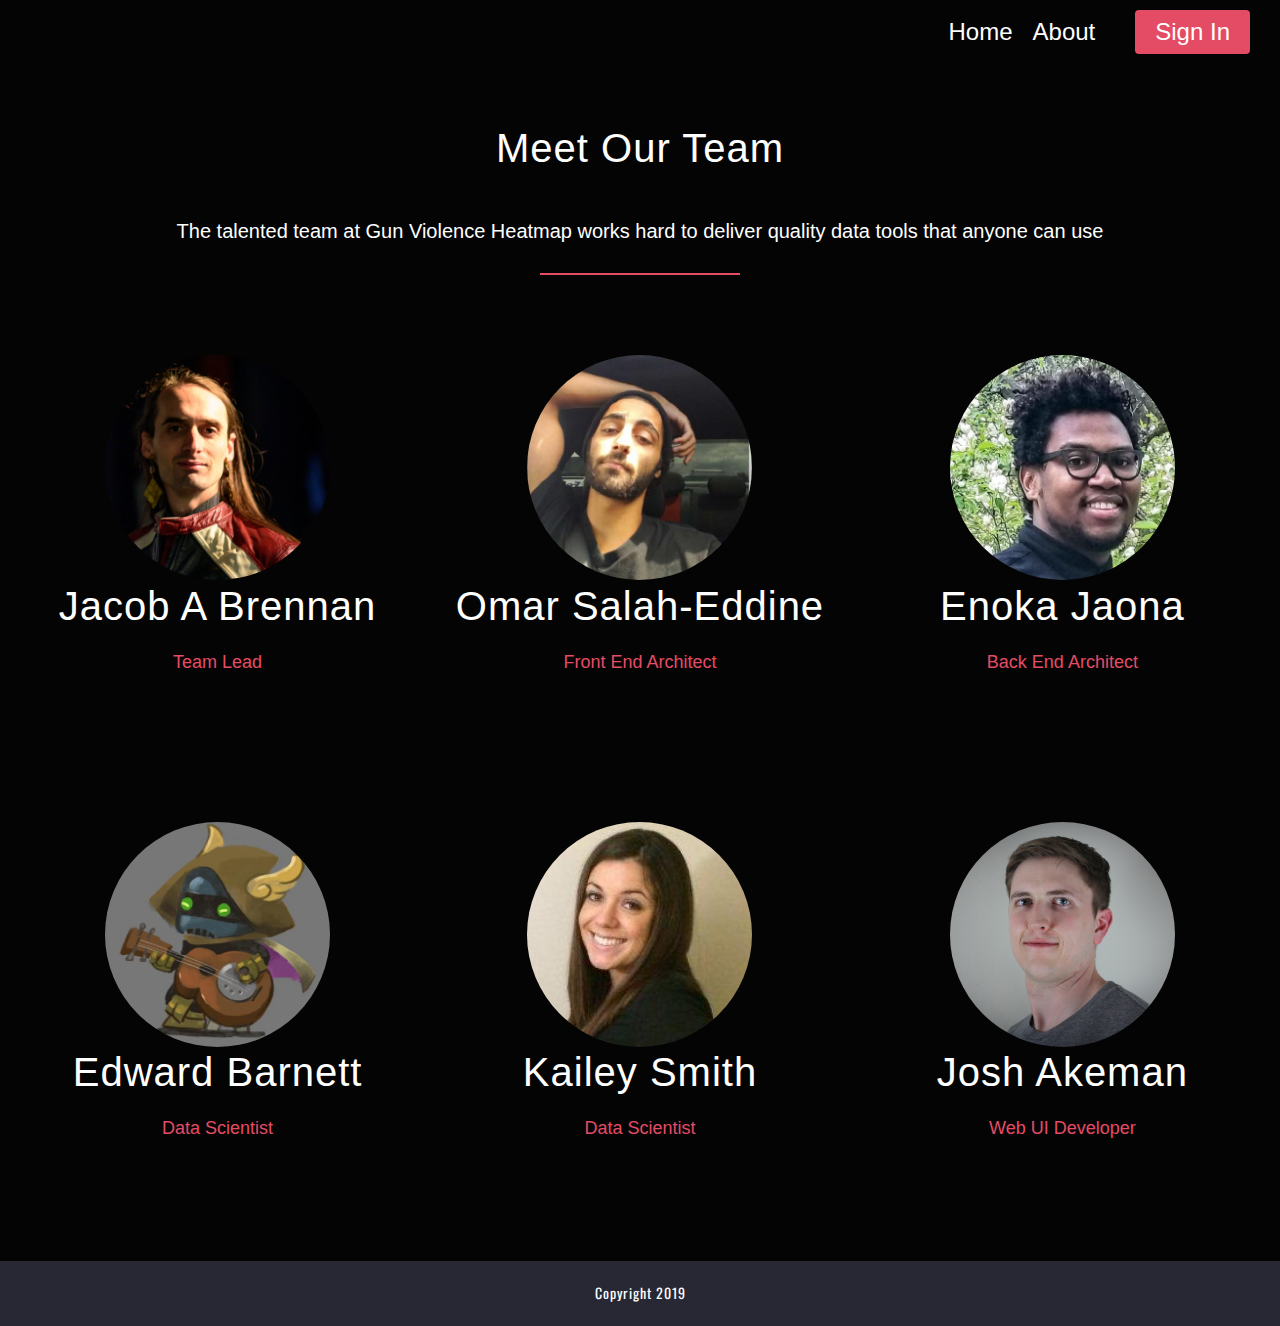
<file: about.html>
<!doctype html>

<html lang="en">
    <head>
    <meta charset="utf-8">
    <meta name="viewport" content="width=device-width, initial-scale=1">

    <title>Gun Violence Heat Map</title>
    
    <link rel="shortcut icon" href="[data-uri]" rel="icon" type="image/x-icon" />
    <link href="https://fonts.googleapis.com/css?family=Bangers|Titillium+Web" rel="stylesheet">
    <link href="https://fonts.googleapis.com/css?family=Oswald" rel="stylesheet">
    <link rel="stylesheet" href="css/index.css">
    <link rel="stylesheet" href="https://use.fontawesome.com/releases/v5.7.2/css/all.css" integrity="sha384-fnmOCqbTlWIlj8LyTjo7mOUStjsKC4pOpQbqyi7RrhN7udi9RwhKkMHpvLbHG9Sr" crossorigin="anonymous">

    <!-- <script src="js/index.js" async></script> -->
    <!--[if lt IE 9]>
        <script src="https://cdnjs.cloudflare.com/ajax/libs/html5shiv/3.7.3/html5shiv.js"></script>
    <![endif]-->
    </head>

    <body>
        <div class="about-container about-us">
            <!--Desktop/tablet Nav Menu -->
            <nav>
                <div class="mobile-icon">  
                    <img src="img/menu.png" class="mobile-menu-icon">
                </div> 
                <a href="index.html" class = "hide-mobile">Home</a>
                <a href="about.html" class = "hide-mobile">About</a>
                <a href="https://gun-violence-heat-map.netlify.com/" class = "hide-mobile"><div class="sign-in-btn">Sign In</div></a>
            </nav>

            <!-- Hidden mobile menu dropdown START -->
            <div class="drop-menu">
                <nav class="drop-nav">
                    <a href="index.html" class="link1">Home</a>
                    <a href="#" class="link4">About</a>
                    <a href="#" class="drop-link5">Sign In</a>
                </nav>
            </div>
            <!-- Hidden mobile menu dropdown END -->

            <!-- Meet Our Team Section -->
            <div class="meet-our-team">
                <div class="meet-our-team-content">   
                    <h2>
                            Meet Our Team
                    </h2>
                    <p>
                         The talented team at Gun Violence Heatmap works hard to deliver quality data tools that anyone can use
                    </p>
                </div>
                <!-- People -->
                <div class="meet-team-pictures">
                    <!-- Person 1 -->
                    <div class="person">
                        <img src="img/headshots/jacob.jpg">
                        <h2>Jacob A Brennan</h2>
                        <p>Team Lead</p>
                        <a href="https://twitter.com/jacobabrennan"><span class="icon-wrapper">
                            <i class="fab fa-twitter"></i></a>
                        </span></a>
                        <a href="https://github.com/jacobabrennan" class="fav-links"><span class="icon-wrapper"><i class="fab fa-github"></i></span></a>
                        <a href="mailto:fake-email@fake-website.com"><span class="icon-wrapper"><i class="fas fa-envelope"></i></span></a>
                    </div>
                    <!-- Person 2 -->
                    <div class="person">
                        <img src="img/headshots/omarsalah95.jpg">
                        <h2>Omar Salah-Eddine</h2>
                        <p>Front End Architect</p>
                        <span class="icon-wrapper"><i class="fab fa-twitter"></i></span>
                        <a href="https://github.com/OmarSalah95"><span class="icon-wrapper"><i class="fab fa-github"></i></span></a>
                        <a href="mailto:fake-email@fake-website.com"><span class="icon-wrapper"><i class="fas fa-envelope"></i></span></a>
                    </div>
                    <!-- Person 3 -->
                    <div class="person">
                        <img src="img/headshots/EJaona.jpg">
                        <h2>Enoka Jaona</h2>
                        <p>Back End Architect</p>
                        <a href="https://twitter.com/EnokaJaona"><span class="icon-wrapper"><i class="fab fa-twitter"></i></span></a>
                        <a href="https://github.com/EJaona"><span class="icon-wrapper"><i class="fab fa-github"></i></span></a>
                        <a href="mailto:fake-email@fake-website.com"><span class="icon-wrapper"><i class="fas fa-envelope"></i></span></a>
                    </div>
                    <!-- Person 4 -->
                    <div class="person">
                        <img src="img/headshots/edwardauron.jpg">
                        <h2>Edward Barnett</h2>
                        <p>Data Scientist</p>
                        <a href="https://www.linkedin.com/in/edward-barnett-data-scientist/"><span class="icon-wrapper"><i class="fab fa-linkedin"></i></span></a>
                        <a href="https://github.com/edwardauron"><span class="icon-wrapper"><i class="fab fa-github"></i></span></a>
                        <a href="mailto:fake-email@fake-website.com"><span class="icon-wrapper"><i class="fas fa-envelope"></i></span></a>
                    </div>
                    <!-- Person 5 -->
                    <div class="person">
                        <img src="img/headshots/krsmith.jpg">
                        <h2>Kailey Smith</h2>
                        <p>Data Scientist</p>
                        <a href="https://twitter.com/kays310"><span class="icon-wrapper"><i class="fab fa-twitter"></i></span></a>
                        <a href="https://github.com/krsmith"><span class="icon-wrapper"><i class="fab fa-github"></i></span></a>
                        <a href="mailto:fake-email@fake-website.com"><span class="icon-wrapper"><i class="fas fa-envelope"></i></span></a>
                    </div>
                    <!-- Person 6 -->
                    <div class="person">
                        <img src="img/headshots/me-2.jpg">
                        <h2>Josh Akeman</h2>
                        <p>Web UI Developer</p>
                        <a href="https://www.linkedin.com/in/joshakeman/"><span class="icon-wrapper"><i class="fab fa-linkedin"></i></span></a>
                        <a href="https://github.com/joshakeman"><span class="icon-wrapper"><i class="fab fa-github"></i></span></a>
                        <a href="mailto:fake-email@fake-website.com"><span class="icon-wrapper"><i class="fas fa-envelope"></i></span></a>
                    </div>
                </div>

            <!-- Footer -->
            <footer>
                <h2> Copyright 2019</h2>
            </footer>
            </div>
        </div>
    </body>
</html>
</file>
<file: css/index.css>
button {
  -moz-appearance: none;
  -webkit-appearance: none;
  -ms-appearance: none;
  appearance: none;
  -moz-transition: background-color 0.2s ease-in-out, color 0.2s ease-in-out, box-shadow 0.2s ease-in-out;
  -webkit-transition: background-color 0.2s ease-in-out, color 0.2s ease-in-out, box-shadow 0.2s ease-in-out;
  -ms-transition: background-color 0.2s ease-in-out, color 0.2s ease-in-out, box-shadow 0.2s ease-in-out;
  transition: background-color 0.2s ease-in-out, color 0.2s ease-in-out, box-shadow 0.2s ease-in-out;
  background-color: transparent;
  border-radius: 4px;
  border: 0;
  box-shadow: inset 0 0 0 1px rgba(255, 255, 255, 0.3);
  color: #ffffff !important;
  cursor: pointer;
  display: inline-block;
  font-weight: 300;
  height: 3em;
  line-height: 3em;
  padding: 0 2.25em;
  text-align: center;
  text-decoration: none;
  white-space: nowrap;
  font-size: 20px;
  margin: 2%;
}
button:hover {
  border: 0.5px solid white;
  color: #e44c65;
  text-decoration: none;
  background-color: #e44c65;
  opacity: 0.7;
}
.button-link {
  -moz-transition: border-color 0.2s ease-in-out, color 0.2s ease-in-out;
  -webkit-transition: border-color 0.2s ease-in-out, color 0.2s ease-in-out;
  -ms-transition: border-color 0.2s ease-in-out, color 0.2s ease-in-out;
  transition: border-color 0.2s ease-in-out, color 0.2s ease-in-out;
  border-bottom: dotted 1px;
  color: #e44c65;
  text-decoration: none;
}
/* http://meyerweb.com/eric/tools/css/reset/
   v2.0 | 20110126
   License: none (public domain)
*/
html,
body,
div,
span,
applet,
object,
iframe,
h1,
h2,
h3,
h4,
h5,
h6,
p,
blockquote,
pre,
a,
abbr,
acronym,
address,
big,
cite,
code,
del,
dfn,
em,
img,
ins,
kbd,
q,
s,
samp,
small,
strike,
strong,
sub,
sup,
tt,
var,
b,
u,
i,
center,
dl,
dt,
dd,
ol,
ul,
li,
fieldset,
form,
label,
legend,
table,
caption,
tbody,
tfoot,
thead,
tr,
th,
td,
article,
aside,
canvas,
details,
embed,
figure,
figcaption,
footer,
header,
hgroup,
menu,
nav,
output,
ruby,
section,
summary,
time,
mark,
audio,
video {
  margin: 0;
  padding: 0;
  border: 0;
  font-size: 100%;
  font: inherit;
  vertical-align: baseline;
}
/* HTML5 display-role reset for older browsers */
article,
aside,
details,
figcaption,
figure,
footer,
header,
hgroup,
menu,
nav,
section {
  display: block;
}
body {
  line-height: 1;
}
ol,
ul {
  list-style: none;
}
blockquote,
q {
  quotes: none;
}
blockquote:before,
blockquote:after,
q:before,
q:after {
  content: '';
  content: none;
}
table {
  border-collapse: collapse;
  border-spacing: 0;
}
* {
  box-sizing: border-box;
}
html,
body {
  height: 100%;
  font-family: 'Titillium Web', sans-serif;
  font-size: 10px;
}
h1,
h2,
h3,
h4,
h5 {
  font-family: 'Oswald', sans-serif;
  /* font-family: 'Bangers', cursive; */
  letter-spacing: 1px;
  margin-bottom: 15px;
}
strong {
  font-weight: bold;
}
.container {
  margin: 0 auto;
  max-width: 100%;
  width: 100%;
  height: auto;
  overflow: hidden;
}
.about-container {
  margin: 0 auto;
  max-width: 100%;
  width: 100%;
}
nav {
  display: flex;
  justify-content: flex-end;
  align-items: center;
}
@media (max-width: 665px) {
  nav {
    background-color: #040404;
  }
}
nav .mobile-icon {
  padding: 2%;
  background-color: #e44c65;
  display: none;
  cursor: pointer;
}
@media (max-width: 665px) {
  nav .mobile-icon {
    display: block;
  }
}
nav .mobile-icon .mobile-menu-icon {
  display: none;
  width: 40px;
}
@media (max-width: 665px) {
  nav .mobile-icon .mobile-menu-icon {
    display: block;
  }
}
nav a {
  font-family: "Roboto", Helvetica, sans-serif;
  text-decoration: none;
  color: white;
  font-size: 24px;
  padding: 10px;
}
@media (max-width: 665px) {
  nav a {
    margin-bottom: 8%;
  }
}
nav a:hover {
  color: #e44c65;
}
nav .sign-in-btn {
  font-family: "Roboto", Helvetica, sans-serif;
  background-color: #e44c65;
  color: white;
  font-size: 24px;
  padding: 10px 20px;
  margin: 0 20px;
  border-radius: 4px;
}
nav .sign-in-btn:hover {
  background-color: #e47587;
  cursor: pointer;
}
@media (max-width: 665px) {
  .hide-mobile {
    display: none;
  }
}
.drop-nav {
  display: flex;
  flex-direction: column;
  align-items: center;
  background-color: #fff;
}
.drop-menu {
  display: none;
  position: absolute;
  width: 100%;
  opacity: 0.95;
}
@media (max-width: 665px) {
  .drop-menu {
    display: none;
  }
}
@media (min-width: 665px) {
  .drop-menu {
    display: none;
  }
}
.drop-nav a {
  padding: 20px;
  margin-bottom: 0;
  font-size: 20px;
  text-decoration: none;
  background-color: #040404;
  color: white;
  width: 100%;
  text-align: center;
  border-top: 1px solid #ccc;
}
.drop-nav a:hover {
  color: #040404;
  background-color: #e47587;
}
.div1 {
  height: 100vh;
  animation: 5s pulse;
  background: black;
  background-image: url("../img/circle-heat-map-3-overlay.jpg");
  background-repeat: no-repeat;
  background-position: center;
  background-size: cover;
  width: 100%;
  transition: background-image 0.75s ease-in-out;
  position: relative;
  z-index: 12;
  box-shadow: 1px 10px 5px 0px rgba(0, 0, 0, 0.35);
  -webkit-box-shadow: 1px 10px 5px 0px rgba(0, 0, 0, 0.35);
  -moz-box-shadow: 1px 10px 5px 0px rgba(0, 0, 0, 0.35);
}
.div1 .div1-content-wrapper {
  display: flex;
  flex-wrap: wrap;
  align-items: center;
  justify-content: center;
  flex-direction: column;
  height: 80%;
}
.div1 .div1-content-wrapper h1 {
  font-family: "Roboto", Helvetica, sans-serif;
  color: white;
  font-size: 6rem;
  padding: 10px 10px 0 10px;
  text-align: center;
}
@media (max-width: 745px) {
  .div1 .div1-content-wrapper h1 {
    font-size: 4.6rem;
  }
}
.div1 .div1-content-wrapper p {
  font-family: "Roboto", Helvetica, sans-serif;
  color: white;
  font-size: 2.8rem;
  padding: 10px 20px;
  line-height: 1.25;
  text-align: center;
  margin-bottom: 3%;
  color: #e44c65;
}
@media (max-width: 745px) {
  .div1 .div1-content-wrapper p {
    font-size: 1.8rem;
  }
}
.div2 {
  height: auto;
  background: #111111;
  background-image: url("../img/guns.jpg");
  background-repeat: no-repeat;
  background-position: center;
  background-size: cover;
  background-attachment: fixed;
  padding-top: 20%;
  display: flex;
  flex-wrap: wrap;
  align-items: flex-end;
  position: relative;
  z-index: 11;
  box-shadow: 1px 10px 5px 0px rgba(0, 0, 0, 0.35);
  -webkit-box-shadow: 1px 10px 5px 0px rgba(0, 0, 0, 0.35);
  -moz-box-shadow: 1px 10px 5px 0px rgba(0, 0, 0, 0.35);
}
@media (max-width: 665px) {
  .div2 {
    padding-top: 80%;
    background-attachment: scroll;
  }
}
.div2 .info-bar {
  height: auto;
  background-color: black;
  width: 100%;
  opacity: 0.95;
  display: flex;
  flex-wrap: wrap;
  justify-content: center;
  align-items: flex-end;
  padding: 3% 0 0 0;
  border-top: 7px solid #e44c65;
}
.div2 .info-bar .info-content {
  display: flex;
  flex-wrap: wrap;
  justify-content: center;
  align-items: center;
}
.div2 .info-bar .info-content .info-bar-left {
  width: 34%;
  padding: 2% 4%;
}
@media (max-width: 1160px) {
  .div2 .info-bar .info-content .info-bar-left {
    width: 100%;
    padding: 4% 8% 0 8%;
  }
}
.div2 .info-bar .info-content .info-bar-left h2 {
  font-family: "Roboto", Helvetica, sans-serif;
  font-size: 3.4rem;
  color: white;
  padding: 1%;
  line-height: 1.25;
}
@media (max-width: 1160px) {
  .div2 .info-bar .info-content .info-bar-left h2 {
    font-size: 2.8rem;
  }
}
.div2 .info-bar .info-content .info-bar-right {
  width: 42%;
}
@media (max-width: 1160px) {
  .div2 .info-bar .info-content .info-bar-right {
    width: 100%;
    padding: 0 8% 4% 8%;
  }
}
.div2 .info-bar .info-content .info-bar-right p {
  font-family: "Roboto", Helvetica, sans-serif;
  color: white;
  font-size: 2rem;
  padding: 1%;
  line-height: 1.25;
}
@media (max-width: 1160px) {
  .div2 .info-bar .info-content .info-bar-right p {
    font-size: 1.8rem;
  }
}
@media (max-width: 980px) {
  .div2 .info-bar .info-content .info-bar-right p {
    font-size: 1.8rem;
  }
}
.div3 {
  height: 100vh;
  background: #111111;
  background-image: url("../img/circle-heat-map2.jpg");
  background-repeat: no-repeat;
  background-position: center;
  background-size: cover;
  background-attachment: fixed;
  display: flex;
  flex-wrap: wrap;
  justify-content: space-between;
  position: relative;
  z-index: 10;
  box-shadow: 1px 10px 5px 0px rgba(0, 0, 0, 0.35);
  -webkit-box-shadow: 1px 10px 5px 0px rgba(0, 0, 0, 0.35);
  -moz-box-shadow: 1px 10px 5px 0px rgba(0, 0, 0, 0.35);
}
@media (max-width: 1056px) {
  .div3 {
    flex-direction: column;
    height: auto;
    background-image: none;
  }
}
.div3 .iframe {
  height: 100%;
  width: 70%;
}
.div3 .iframe img {
  width: 100%;
  margin-top: 1%;
  display: none;
}
@media (max-width: 1056px) {
  .div3 .iframe img {
    display: block;
  }
}
@media (max-width: 1056px) {
  .div3 .iframe {
    width: 100%;
    height: auto;
  }
}
.div3 .vertical-info-bar {
  height: 100%;
  width: 30%;
  background-color: black;
  border-left: 7px solid #5480f1;
  opacity: 0.8;
  display: flex;
  flex-wrap: wrap;
  flex-direction: column;
  justify-content: center;
  align-items: center;
  padding: 2%;
}
@media (max-width: 1056px) {
  .div3 .vertical-info-bar {
    width: 100%;
    border-top: 7px solid #5480f1;
    border-left: none;
    padding: 4% 8% 4% 8%;
  }
}
.div3 .vertical-info-bar h2 {
  font-family: "Roboto", Helvetica, sans-serif;
  font-size: 3.4rem;
  color: white;
  padding: 2% 2% 8% 2%;
  line-height: 1.25;
}
@media (max-width: 1160px) {
  .div3 .vertical-info-bar h2 {
    font-size: 2.8rem;
    padding: 2%;
  }
}
.div3 .vertical-info-bar p {
  font-family: "Roboto", Helvetica, sans-serif;
  color: white;
  font-size: 2rem;
  padding: 2%;
  line-height: 1.25;
}
@media (max-width: 1160px) {
  .div3 .vertical-info-bar p {
    font-size: 1.8rem;
  }
}
.div4 {
  height: 100vh;
  background: #111111;
  background-image: url("../img/red-graph.png");
  background-repeat: no-repeat;
  background-position: center;
  background-size: cover;
  background-attachment: fixed;
  display: flex;
  flex-wrap: wrap;
}
@media (max-width: 1056px) {
  .div4 {
    flex-direction: column-reverse;
    height: auto;
    background-image: none;
  }
}
.div4 .iframe {
  width: 70%;
}
@media (max-width: 1056px) {
  .div4 .iframe {
    width: 100%;
  }
}
.div4 .iframe img {
  width: 100%;
  margin-top: 1%;
  display: none;
}
@media (max-width: 1056px) {
  .div4 .iframe img {
    display: block;
  }
}
.div4 .vertical-info-bar {
  height: 100%;
  width: 30%;
  background-color: black;
  border-right: 7px solid #39c088;
  opacity: 0.8;
  display: flex;
  flex-wrap: wrap;
  flex-direction: column;
  justify-content: center;
  align-items: center;
  padding: 2%;
}
@media (max-width: 1056px) {
  .div4 .vertical-info-bar {
    width: 100%;
    border-right: none;
    border-top: 7px solid #39c088;
    padding: 4% 8% 4% 8%;
  }
}
.div4 .vertical-info-bar h2 {
  font-family: "Roboto", Helvetica, sans-serif;
  font-size: 3.4rem;
  color: white;
  padding: 2% 2% 8% 2%;
  line-height: 1.25;
}
@media (max-width: 1160px) {
  .div4 .vertical-info-bar h2 {
    font-size: 2.8rem;
    padding: 2%;
  }
}
.div4 p {
  font-family: "Roboto", Helvetica, sans-serif;
  color: white;
  font-size: 2rem;
  padding: 2%;
  line-height: 1.25;
}
@media (max-width: 1160px) {
  .div4 p {
    font-size: 1.8rem;
  }
}
.div5 {
  height: auto;
  background: #040404;
  padding-top: 4%;
  position: relative;
  text-align: center;
  border-top: 7px solid #272833;
}
@media (max-width: 665px) {
  .div5 .div5-content {
    padding: 2% 3%;
  }
}
.div5 .div5-content h2 {
  font-family: "Roboto", Helvetica, sans-serif;
  font-size: 3.4rem;
  color: white;
  padding: 1%;
}
@media (max-width: 1160px) {
  .div5 .div5-content h2 {
    font-size: 2.8rem;
  }
}
.div5 .div5-content p {
  font-family: "Roboto", Helvetica, sans-serif;
  color: white;
  font-size: 2rem;
  padding: 1% 0 2% 0;
}
@media (max-width: 1160px) {
  .div5 .div5-content p {
    font-size: 1.8rem;
  }
}
.unhide {
  display: block;
}
@media (min-width: 665px) {
  .unhide {
    display: none;
  }
}
.red-font {
  color: #e44c65;
  font-weight: bold;
  font-size: 40px;
}
.about-us {
  background-color: #040404;
  height: 100%;
}
.meet-our-team {
  background: #040404;
  padding-top: 4%;
  text-align: center;
}
@media (max-width: 1160px) {
  .meet-our-team {
    font-size: 32px;
  }
}
@media (max-width: 665px) {
  .meet-our-team {
    margin-top: 6%;
  }
}
.meet-our-team .meet-our-team-content h2 {
  font-family: "Roboto", Helvetica, sans-serif;
  font-size: 40px;
  color: white;
  padding: 1%;
}
@media (max-width: 1160px) {
  .meet-our-team .meet-our-team-content h2 {
    font-size: 32px;
  }
}
.meet-our-team .meet-our-team-content p {
  font-family: "Roboto", Helvetica, sans-serif;
  color: white;
  font-size: 20px;
  padding: 2%;
}
@media (max-width: 1160px) {
  .meet-our-team .meet-our-team-content p {
    font-size: 18px;
  }
}
@media (max-width: 665px) {
  .meet-our-team .meet-our-team-content p {
    margin-top: 6%;
  }
}
.meet-our-team .meet-our-team-content:after {
  background: #e44c65;
  content: '';
  display: inline-block;
  height: 0.2em;
  max-width: 20em;
  width: 75%;
}
.meet-team-pictures {
  display: flex;
  flex-wrap: wrap;
  justify-content: space-evenly;
  padding: 2% 0;
}
.meet-team-pictures .person {
  width: 32%;
  padding: 1%;
  margin: 40px 0;
}
@media (max-width: 1024px) {
  .meet-team-pictures .person {
    width: 48%;
    padding: 1%;
    margin: 40px 0;
  }
}
@media (max-width: 665px) {
  .meet-team-pictures .person {
    width: 98%;
    padding: 1%;
    margin: 40px 0;
  }
}
.meet-team-pictures .person img {
  width: 225px;
  border-radius: 50%;
}
.meet-team-pictures .person h2 {
  font-family: "Roboto", Helvetica, sans-serif;
  font-size: 40px;
  color: white;
  padding: 1%;
}
@media (max-width: 1160px) {
  .meet-team-pictures .person h2 {
    font-size: 28px;
  }
}
.meet-team-pictures .person p {
  font-family: "Roboto", Helvetica, sans-serif;
  color: #e44c65;
  font-size: 18px;
  padding: 2% 0 4% 0;
}
@media (max-width: 1160px) {
  .meet-team-pictures .person p {
    font-size: 18px;
  }
}
.meet-team-pictures .person .icon-wrapper {
  font-size: 3em;
  color: white;
  padding: 0 10px;
}
.meet-team-pictures .person .icon-wrapper a {
  color: white;
}
@media (max-width: 1160px) {
  .meet-team-pictures .person .icon-wrapper {
    font-size: 1.25em;
  }
}
.fav-links {
  color: white;
}
.modals {
  display: flex;
  flex-wrap: wrap;
  justify-content: space-between;
  padding: 2%;
  height: auto;
}
@media (max-width: 665px) {
  .modals {
    flex-direction: column;
    align-items: center;
  }
}
.modals .card {
  height: auto;
  width: 30%;
  margin: 1%;
  cursor: pointer;
  position: relative;
}
@media (max-width: 1160px) {
  .modals .card {
    width: 48%;
  }
}
@media (max-width: 665px) {
  .modals .card {
    width: 90%;
    cursor: default;
  }
}
.modals .card img {
  border-bottom: 4px solid #39c088;
  width: 100%;
}
.modals .card p {
  font-family: "Roboto", Helvetica, sans-serif;
  font-size: 1.6rem;
  color: white;
  padding: 3%;
}
.modals .card #overlay {
  position: absolute;
  top: 0;
  bottom: 0;
  left: 0;
  right: 0;
  height: 100%;
  width: 100%;
  opacity: 0;
  transition: 0.3s ease;
  background-color: black;
  display: flex;
  justify-content: center;
  align-items: center;
}
@media (max-width: 665px) {
  .modals .card #overlay {
    display: none;
  }
}
.modals .card #overlay p {
  font-size: 4rem;
  color: white;
  vertical-align: center;
  margin-bottom: 10%;
}
.modals .card #overlay:hover {
  opacity: 0.5;
}
.modal {
  position: fixed;
  left: 0;
  top: 0;
  width: 100%;
  height: 100%;
  background-color: rgba(0, 0, 0, 0.5);
  opacity: 0;
  z-index: 2;
  visibility: hidden;
  transform: scale(1.1);
  transition: visibility 0s linear 0.25s, opacity 0.25s 0s, transform 0.25s;
}
.modal-content {
  position: absolute;
  width: 80% !important;
  height: 90%;
  top: 50%;
  left: 50%;
  overflow: hidden;
  transform: translate(-50%, -50%);
  background-color: #111111;
  border: 1px solid white;
  padding: 1rem 1.5rem;
  width: 24rem;
  border-radius: 0.5rem;
}
@media (max-width: 1024px) {
  .modal-content {
    height: auto;
  }
}
.modal-content img {
  width: 100%;
}
.modal-content h2 {
  color: white;
  font-size: 2rem;
}
.modal-content p {
  color: white;
  margin-bottom: 10px;
  font-size: 1.6rem;
}
.close-button {
  float: right;
  width: 1.5rem;
  line-height: 1.5rem;
  text-align: center;
  cursor: pointer;
  border-radius: 0.25rem;
  background-color: lightgray;
}
.close-button:hover {
  background-color: darkgray;
}
.show-modal {
  opacity: 1;
  visibility: visible;
  transform: scale(1);
  transition: visibility 0s linear 0s, opacity 0.25s 0s, transform 0.25s;
}
footer {
  background-color: #272833;
}
footer h2 {
  font-size: 14px;
  padding: 2%;
  color: white;
  text-align: center;
  margin-bottom: 0;
}
</file>
